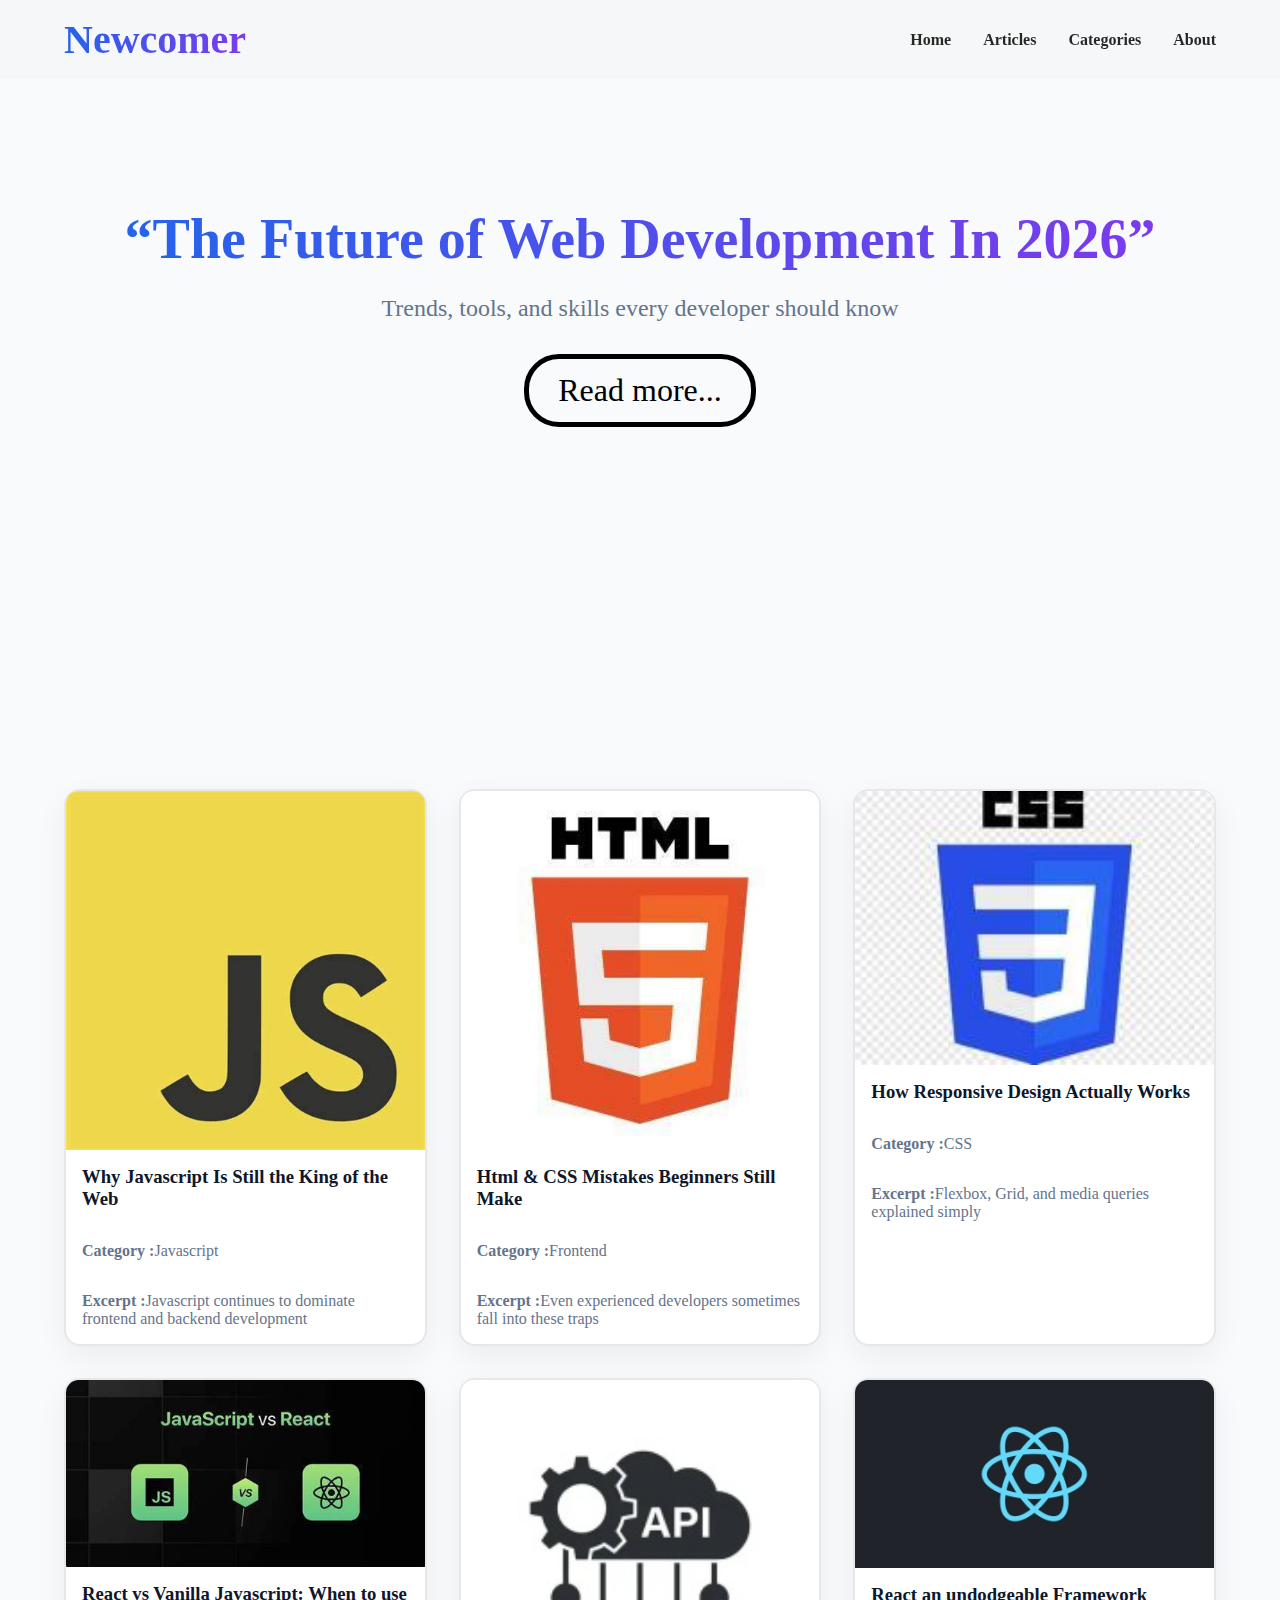
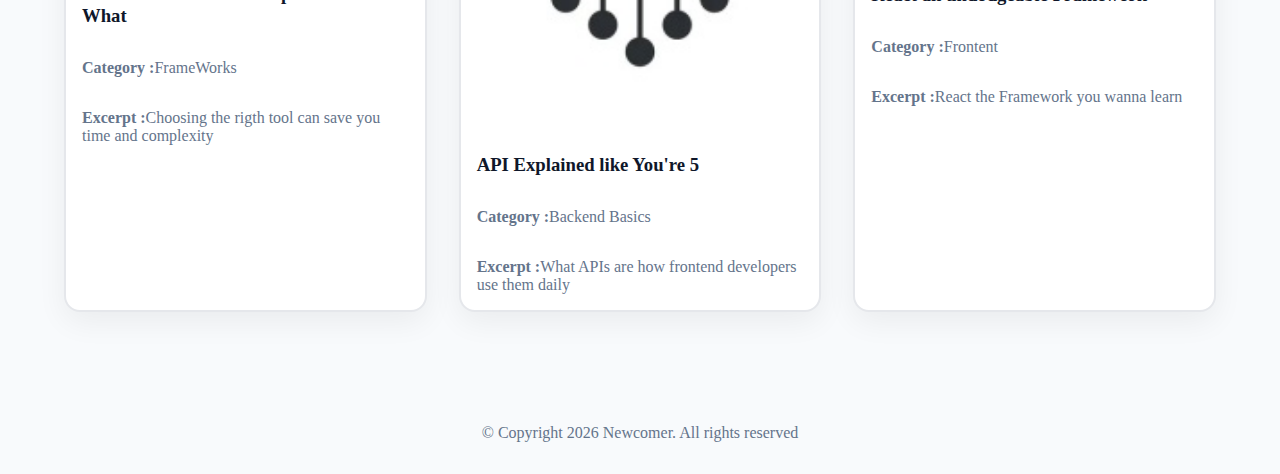
<file: blog websites/index.html>
<!DOCTYPE html>
<html lang="en">
<head>
    <meta charset="UTF-8">
    <meta name="viewport" content="width=device-width, initial-scale=1.0">
    <meta name="author" content="Foko Christian">
    <meta name="description" content="Blog Website">
    <link rel="stylesheet" href="style.css">
    <title>Newcomer</title>
</head>
<body>
    <header class="header">
        <div class="container header__content">
            <h1 class="logo">Newcomer</h1>

            <nav class="header__nav">
                <ul class="nav__ul">
                    <li><a href="#home">Home</a></li>
                    <li><a href="#articles">Articles</a></li>
                    <li><a href="#Categories">Categories</a></li>
                    <li><a href="#About">About</a></li>
                </ul>
            </nav>

        </div>
    </header>

    <section class="hero" id="home">
        <div class="hero__text">
            <h1><q>The Future of Web Development In 2026</q></h1>
            <p>Trends, tools, and skills every developer should know</p>
            <a href="#articles" class="hero__button">Read <span class="nowrap">more...</span></a>
            <br>
        </div>
    </section>

    <main>
        <section class="article container" id="articles">
            <div class="card">
                <figure>
                    <img src="img/js.jpg" alt="Javascript logo">
                </figure>
                <figcaption class="offscreen">Javascript logo</figcaption>
                <h3>Why Javascript Is Still the King of the Web</h3>
                <p><b>Category :</b>Javascript</p>
                <p><b>Excerpt :</b>Javascript continues to  dominate frontend and backend development</p>
            </div>
            
            <div class="card">
                <figure>
                    <img src="img/html.jpg" alt="HTML5 logo">
                </figure>
                <figcaption class="offscreen">HTML5 logo</figcaption>
                <h3>Html & CSS Mistakes Beginners Still Make</h3>
                <p><b>Category :</b>Frontend</p>
                <p><b>Excerpt :</b>Even experienced developers sometimes fall into these traps</p>
            </div>
            
            <div class="card">
                <figure>
                    <img src="img/css.jpg" alt="CSS logo">
                </figure>
                <figcaption class="offscreen">CSS logo</figcaption>
                <h3>How Responsive Design Actually Works</h3>
                <p><b>Category :</b>CSS</p>
                <p><b>Excerpt :</b>Flexbox, Grid, and media queries explained simply</p>
            </div>

            <div class="card">
                <figure>
                    <img src="img/rctvsjs.jpg" alt="react vs Javascript image" width="250" height="200">
                </figure>
                <figcaption class="offscreen">React vs Javascript </figcaption>
                <h3>React vs Vanilla Javascript: When to use What</h3>
                <p><b>Category :</b>FrameWorks</p>
                <p><b>Excerpt :</b>Choosing the rigth tool can save you time and complexity</p>
            </div>

            <div class="card">
                <figure>
                    <img src="img/api.jpg" alt="API logo" width="200" height="200">
                </figure>
                <figcaption class="offscreen">API logo </figcaption>
                <h3>API Explained like You're 5</h3>
                <p><b>Category :</b>Backend Basics</p>
                <p><b>Excerpt :</b>What APIs are how frontend developers use them daily</p>
            </div>

            <div class="card">
                <figure>
                    <img src="img/react.jpg" alt="API logo" width="200" height="200">
                </figure>
                <figcaption class="offscreen">React logo </figcaption>
                <h3>React an undodgeable Framework</h3>
                <p><b>Category :</b>Frontent</p>
                <p><b>Excerpt :</b>React the Framework you wanna learn</p>
            </div>
        </section>
    </main>

    <footer class="footer container">
        <p>&copy; Copyright 2026 Newcomer. All rights reserved</p>
    </footer>

    
</body>
</html>
</file>
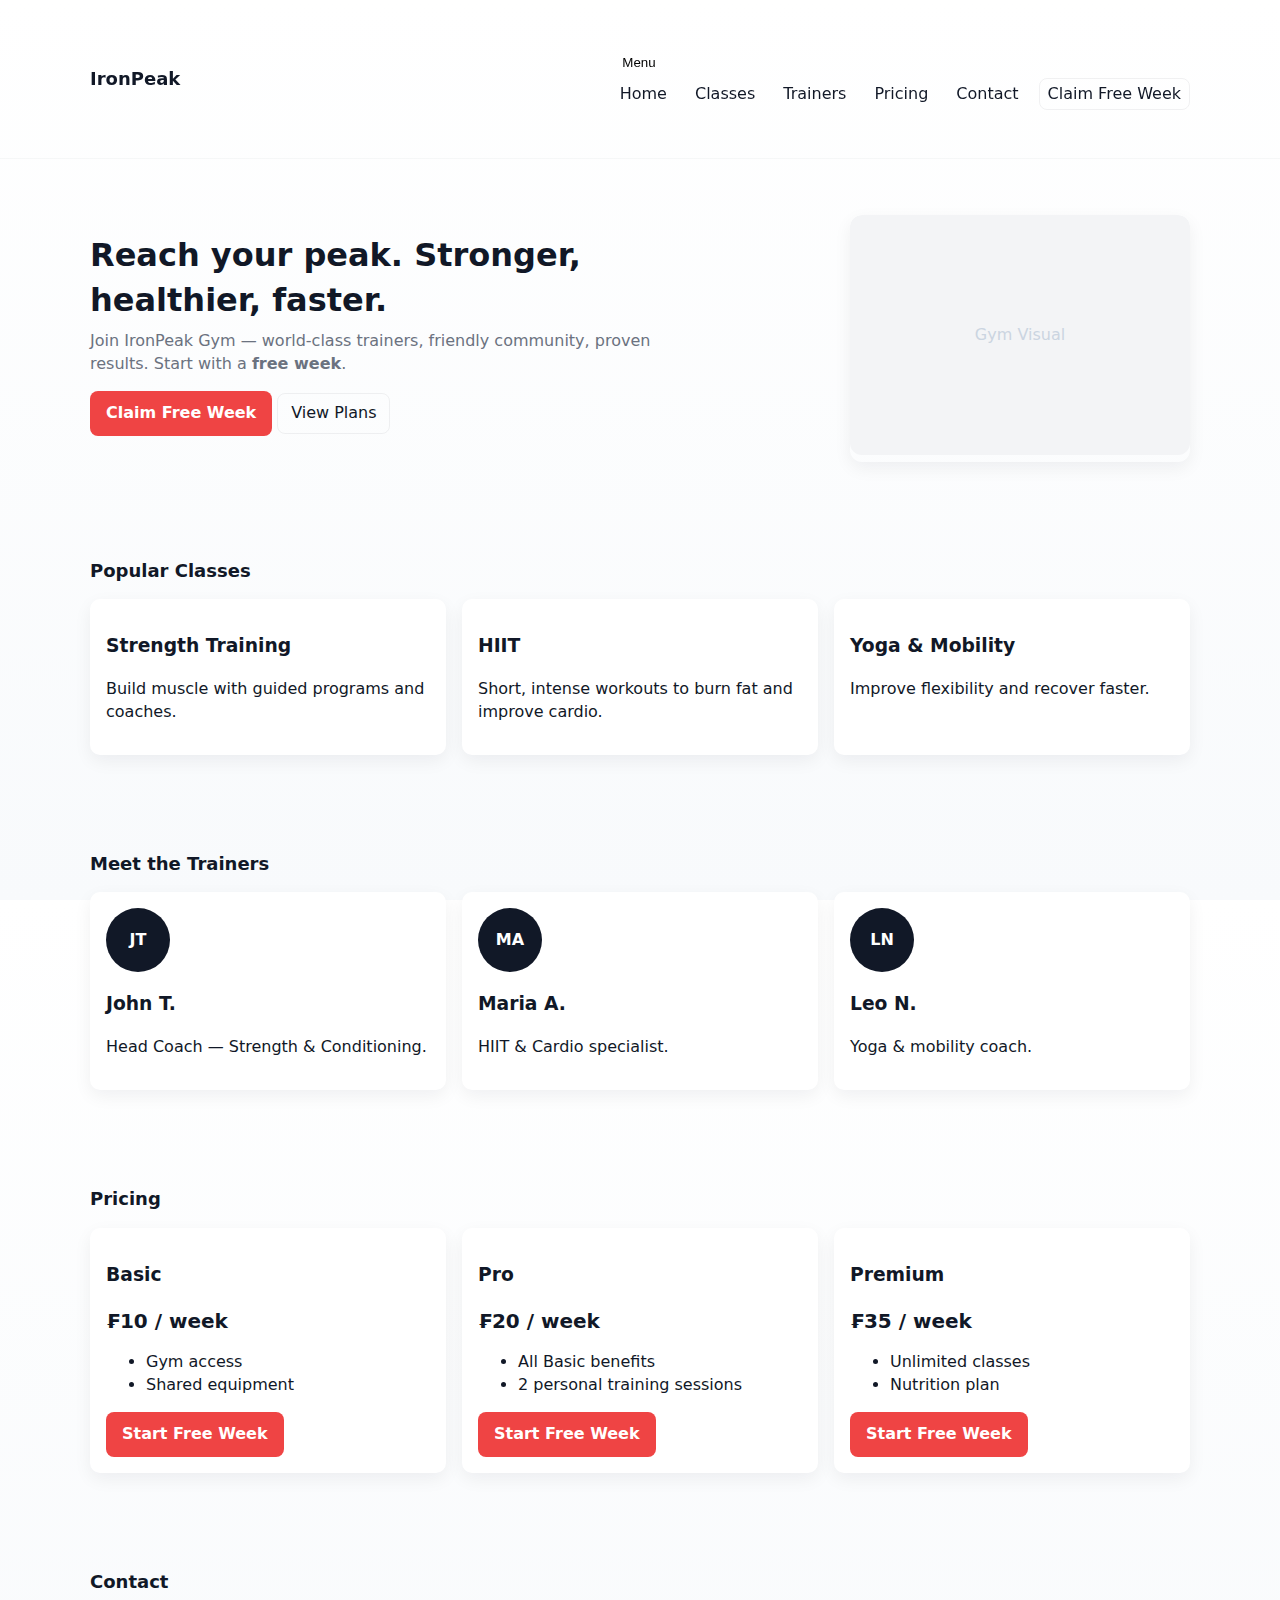
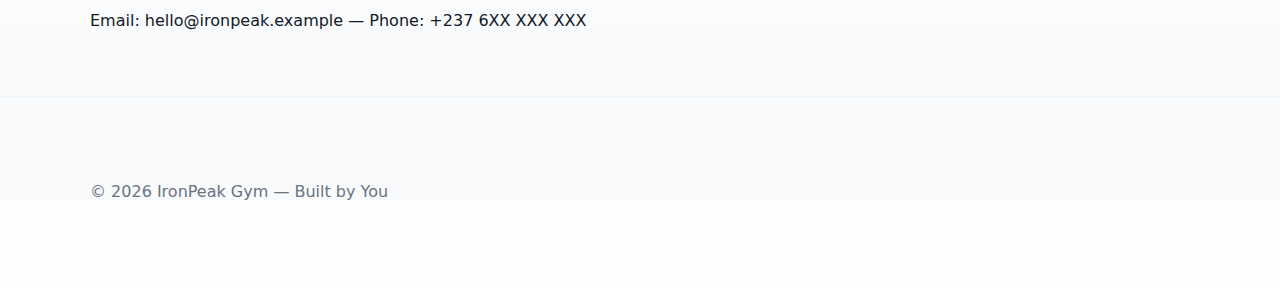
<file: gym ob1/index.html>
<!doctype html>
<html lang="en">
<head>
  <meta charset="utf-8" />
  <meta name="viewport" content="width=device-width,initial-scale=1" />
  <title>IronPeak Gym — Home</title>
  <link rel="stylesheet" href="style.css">
  <meta name="description" content="IronPeak Gym — Strength, classes, personal training and friendly community. Claim a free trial today." />
</head>
<body class="page-home">
  <header class="site-header">
    <div class="container header-inner">
      <a class="brand" href="index.html">IronPeak</a>

      <nav class="main-nav" aria-label="Main navigation">
        <button class="nav-toggle" aria-expanded="false" aria-controls="nav-list">Menu</button>
        <ul id="nav-list" class="nav-list">
          <li><a href="#home">Home</a></li>
          <li><a href="#classes">Classes</a></li>
          <li><a href="#trainers">Trainers</a></li>
          <li><a href="#pricing">Pricing</a></li>
          <li><a href="#contact">Contact</a></li>
          <li><a class="btn-ghost" href="landing.html">Claim Free Week</a></li>
        </ul>
      </nav>
    </div>
  </header>

  <main>
    <section id="home" class="hero container">
      <div class="hero-content">
        <h1>Reach your peak. Stronger, healthier, faster.</h1>
        <p>Join IronPeak Gym — world-class trainers, friendly community, proven results. Start with a <strong>free week</strong>.</p>
        <div class="hero-cta">
          <a class="btn-primary" href="landing.html">Claim Free Week</a>
          <a class="btn-ghost" href="#pricing">View Plans</a>
        </div>
      </div>
      <div class="hero-visual" aria-hidden="true">
        <!-- simple SVG illustration placeholder -->
        <svg width="340" height="240" viewBox="0 0 340 240" fill="none" xmlns="http://www.w3.org/2000/svg">
          <rect width="340" height="240" rx="12" fill="#f3f4f6"></rect>
          <text x="50%" y="50%" dominant-baseline="middle" text-anchor="middle" fill="#cbd5e1">Gym Visual</text>
        </svg>
      </div>
    </section>

    <section id="classes" class="container section">
      <h2>Popular Classes</h2>
      <div class="grid grid-3">
        <article class="card">
          <h3>Strength Training</h3>
          <p>Build muscle with guided programs and coaches.</p>
        </article>
        <article class="card">
          <h3>HIIT</h3>
          <p>Short, intense workouts to burn fat and improve cardio.</p>
        </article>
        <article class="card">
          <h3>Yoga & Mobility</h3>
          <p>Improve flexibility and recover faster.</p>
        </article>
      </div>
    </section>

    <section id="trainers" class="container section">
      <h2>Meet the Trainers</h2>
      <div class="grid grid-3">
        <div class="trainer card">
          <div class="avatar" aria-hidden="true">JT</div>
          <h3>John T.</h3>
          <p>Head Coach — Strength & Conditioning.</p>
        </div>
        <div class="trainer card">
          <div class="avatar" aria-hidden="true">MA</div>
          <h3>Maria A.</h3>
          <p>HIIT & Cardio specialist.</p>
        </div>
        <div class="trainer card">
          <div class="avatar" aria-hidden="true">LN</div>
          <h3>Leo N.</h3>
          <p>Yoga & mobility coach.</p>
        </div>
      </div>
    </section>

    <section id="pricing" class="container section">
      <h2>Pricing</h2>
      <div class="grid grid-3">
        <div class="price-card card">
          <h3>Basic</h3>
          <p class="price">₣10 / week</p>
          <ul>
            <li>Gym access</li>
            <li>Shared equipment</li>
          </ul>
          <a class="btn-primary" href="landing.html">Start Free Week</a>
        </div>
        <div class="price-card card featured">
          <h3>Pro</h3>
          <p class="price">₣20 / week</p>
          <ul>
            <li>All Basic benefits</li>
            <li>2 personal training sessions</li>
          </ul>
          <a class="btn-primary" href="landing.html">Start Free Week</a>
        </div>
        <div class="price-card card">
          <h3>Premium</h3>
          <p class="price">₣35 / week</p>
          <ul>
            <li>Unlimited classes</li>
            <li>Nutrition plan</li>
          </ul>
          <a class="btn-primary" href="landing.html">Start Free Week</a>
        </div>
      </div>
    </section>

    <section id="contact" class="container section">
      <h2>Contact</h2>
      <p>Email: hello@ironpeak.example — Phone: +237 6XX XXX XXX</p>
    </section>
  </main>

  <footer class="site-footer">
    <div class="container">
      <p>© <span id="year"></span> IronPeak Gym — Built by You</p>
    </div>
  </footer>

  <script src="script.js"></script>
</body>
</html>
</file>
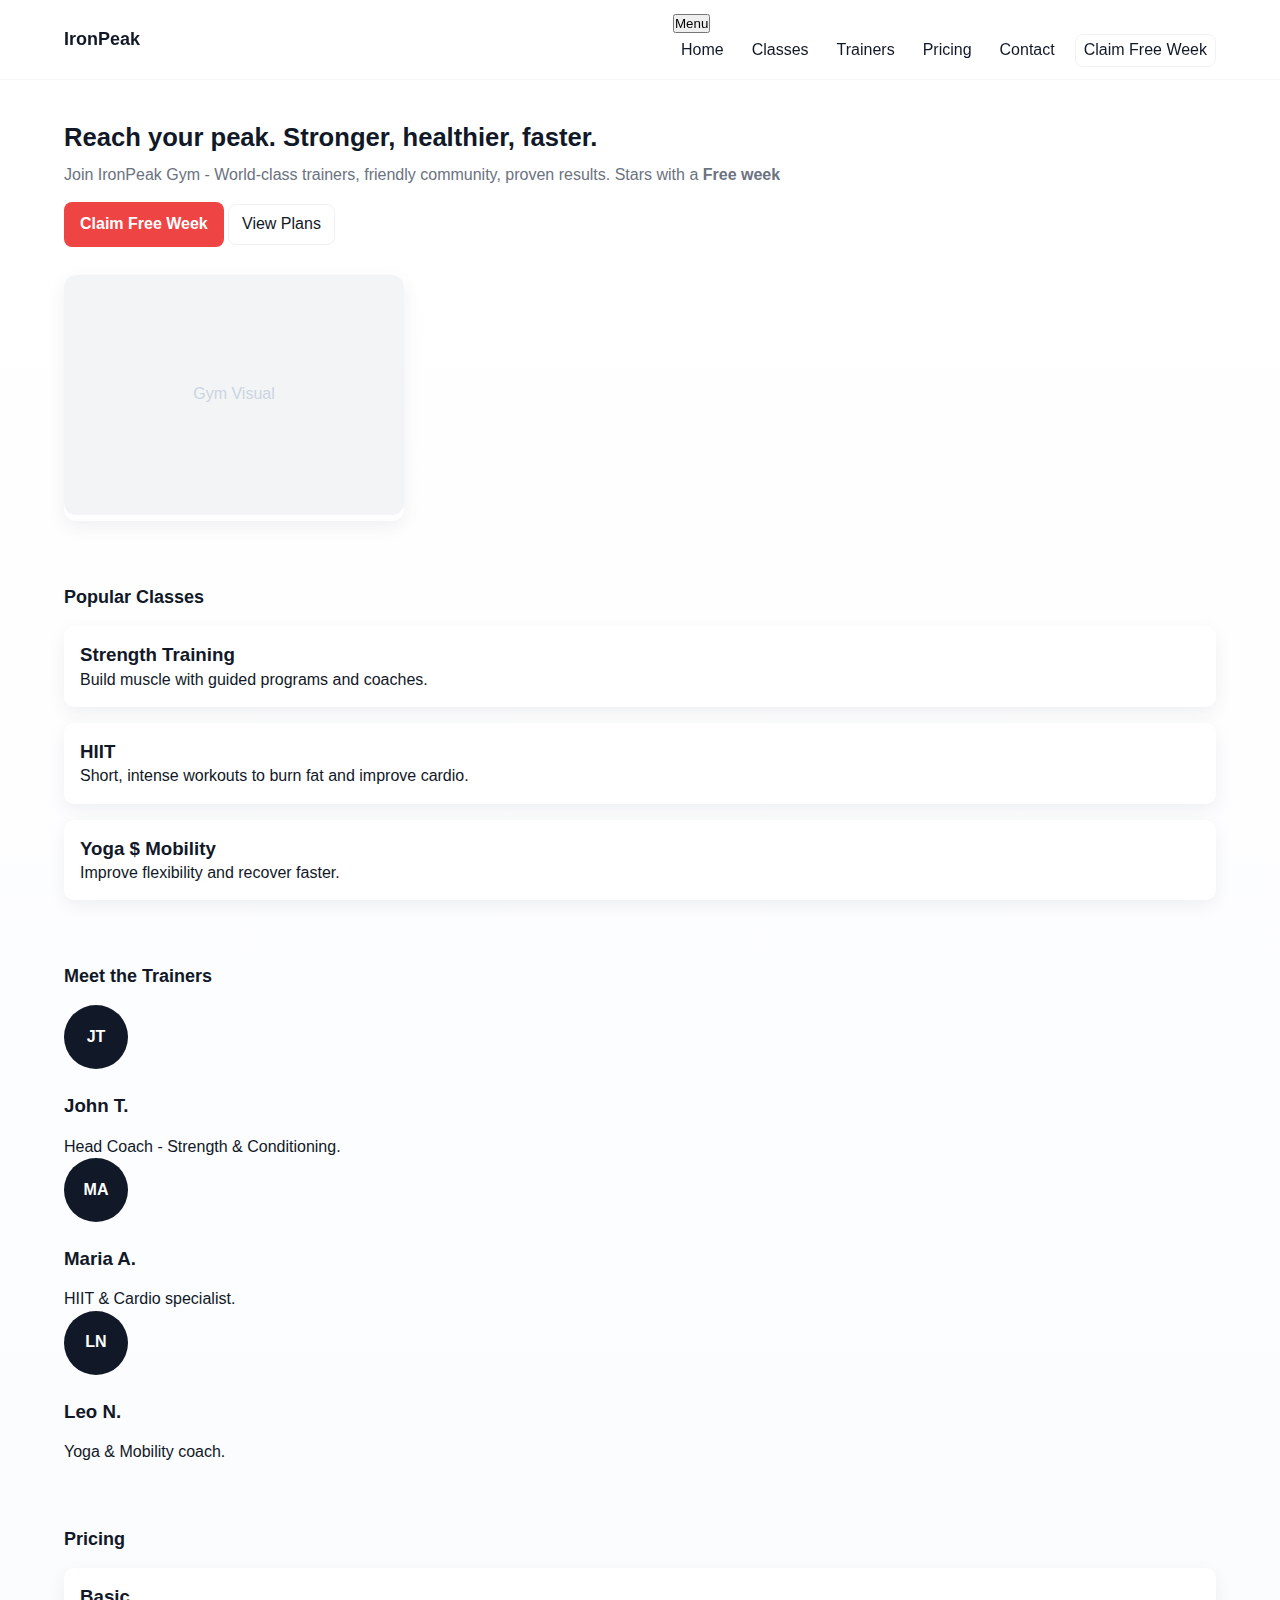
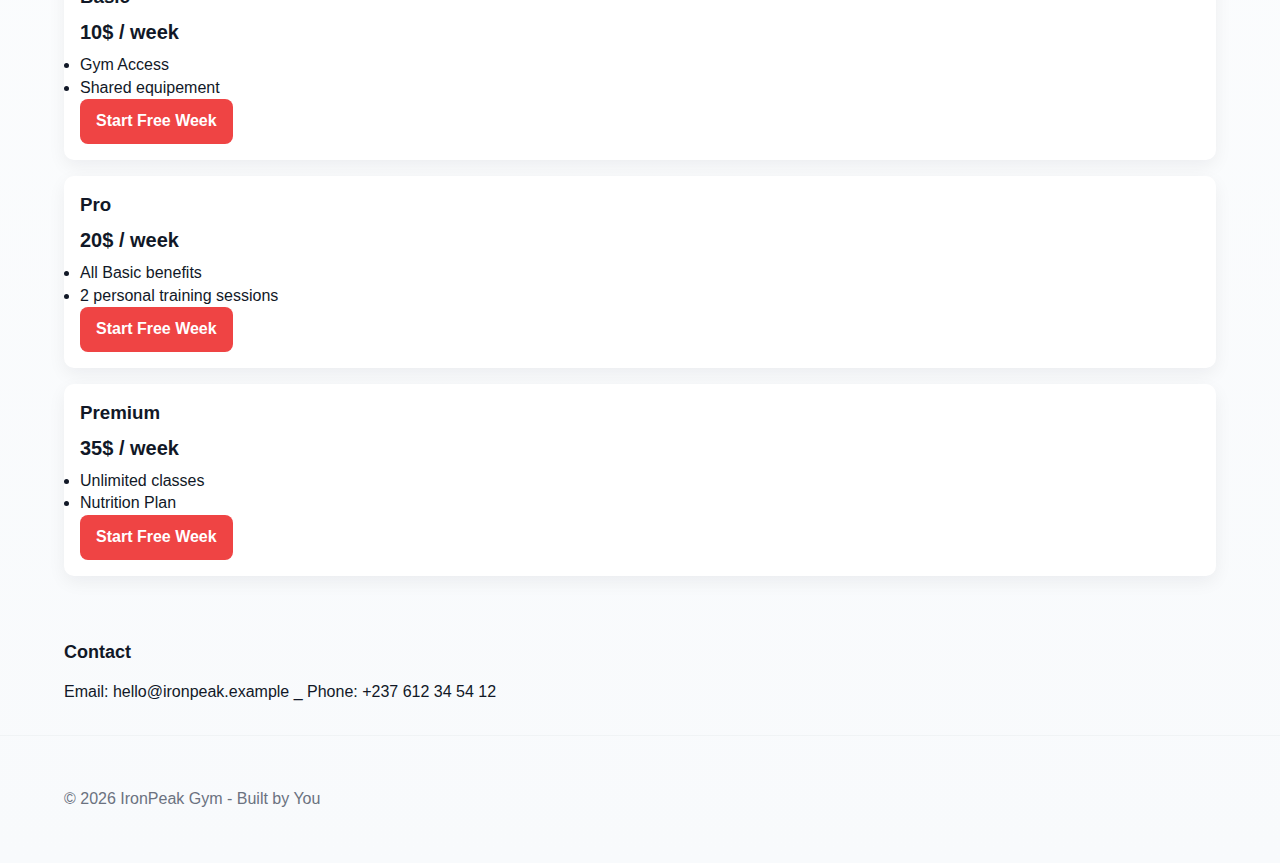
<file: gym site onboarding/index.html>
<!DOCTYPE html>
<html lang="en">
<head>
    <meta charset="UTF-8">
    <meta name="viewport" content="width=device-width, initial-scale=1.0">
    <meta name="author" content="Foko christian">
    <meta name="description" content="IronPeak website">
    <link rel="stylesheet" href="style.css">
    <title>IronPeak</title>
</head>
<body class="page-home">
    <header class="site-header">
        <div class="container header-inner">
            <a href="index.html" class="brand">IronPeak</a>

            <nav class="main-nav" aria-label="Main navigation">
                <button class="nav-toggle" aria-expanded="false" aria-controls="nav-list">Menu</button>
                <ul id="nav-list" class="nav-list">
                    <li><a href="#home">Home</a></li>
                    <li><a href="#classes">Classes</a></li>
                    <li><a href="#trainers">Trainers</a></li>
                    <li><a href="#pricing">Pricing</a></li>
                    <li><a href="#contact">Contact</a></li>
                    <li><a href="landing .html" class="btn-ghost">Claim Free Week</a></li>
                </ul>
            </nav>
        </div>
    </header>

    <main>
        <section class="hero container" id="home">
            <div class="hero-content">
                <h1>Reach your peak. Stronger, healthier, faster.</h1>
                <p>Join IronPeak Gym - World-class trainers, friendly community, proven results. Stars with a <strong>Free week</strong></p>
                <div class="hero-cta">
                    <a href="landing .html" class="btn-primary">Claim Free Week</a>
                    <a href="#pricing" class="btn-ghost">View Plans</a>
                </div>
            </div>

            <div class="hero-visual" aria-hidden="true">
                <svg widgth="340" height="240" viewBox="0 0 340 240" fill="none" xmlns="http: //www.w3.org/2000/svg">
                    <rect width="340" height="240" rx="12" fill="#f3f4f6"></rect>
                    <text x="50%" y="50%" dominant-baseline="middle" text-anchor="middle" fill="#cbd5e1">Gym Visual</text>
                </svg>
            </div>
        </section>

        <section class="container section" id="classes">
            <h2>Popular Classes</h2>
            <div class="grid grid-3">
                <article class="card">
                    <h3>Strength Training</h3>
                    <p>Build muscle with guided programs and  coaches.</p>
                </article>
                <article class="card">
                    <h3>HIIT</h3>
                    <p>Short, intense workouts to burn fat and improve cardio.</p>
                </article>
                <article class="card">
                    <h3>Yoga $ Mobility</h3>
                    <p>Improve flexibility and recover faster.</p>
                </article>
            </div>
        </section>

        <section class="container section" id="trainers">
            <h2>Meet the Trainers</h2>
            <div class="grid grid-3">
                <div class="avatar" aria-hidden="true">JT</div>
                <h3>John T.</h3>
                <p>Head Coach - Strength & Conditioning.</p>
            </div>
            <div class="grid grid-3">
                <div class="avatar" aria-hidden="true">MA</div>
                <h3>Maria A.</h3>
                <p>HIIT & Cardio specialist.</p>
            </div>
            <div class="grid grid-3">
                <div class="avatar" aria-hidden="true">LN</div>
                <h3>Leo N.</h3>
                <p>Yoga & Mobility coach.</p>
            </div>
        </section>

        <section class="container section" id="pricing">
            <h2>Pricing</h2>
            <div class="grid grid-3">
                <div class="price-card card">
                    <h3>Basic</h3>
                    <p class="price">10$ / week</p>
                    <ul>
                        <li>Gym Access</li>
                        <li>Shared equipement</li>
                    </ul>
                    <a href="landing .html" class="btn-primary">Start Free Week</a>
                </div>
                <div class="price-card card featured">
                    <h3>Pro</h3>
                    <p class="price">20$ / week</p>
                    <ul>
                        <li>All Basic benefits</li>
                        <li>2 personal training sessions</li>
                    </ul>
                    <a href="landing .html" class="btn-primary">Start Free Week</a>
                </div>
                <div class="price-card card">
                    <h3>Premium</h3>
                    <p class="price">35$ / week</p>
                    <ul>
                        <li>Unlimited classes</li>
                        <li>Nutrition Plan</li>
                    </ul>
                    <a href="landing .html" class="btn-primary">Start Free Week</a>
                </div>
            </div>
        </section>

        <section class="container section" id="contact">
            <h2>Contact</h2>
            <p>Email: hello@ironpeak.example _ Phone: +237 612 34 54 12</p>
        </section>
    </main>

    <footer class="site-footer">
        <div class="container">
            <p>&copy; <span id="year"></span> IronPeak Gym - Built by You</p>
        </div>
    </footer>

    <script src="script.js"></script>

    
    
</body>
</html>
</file>
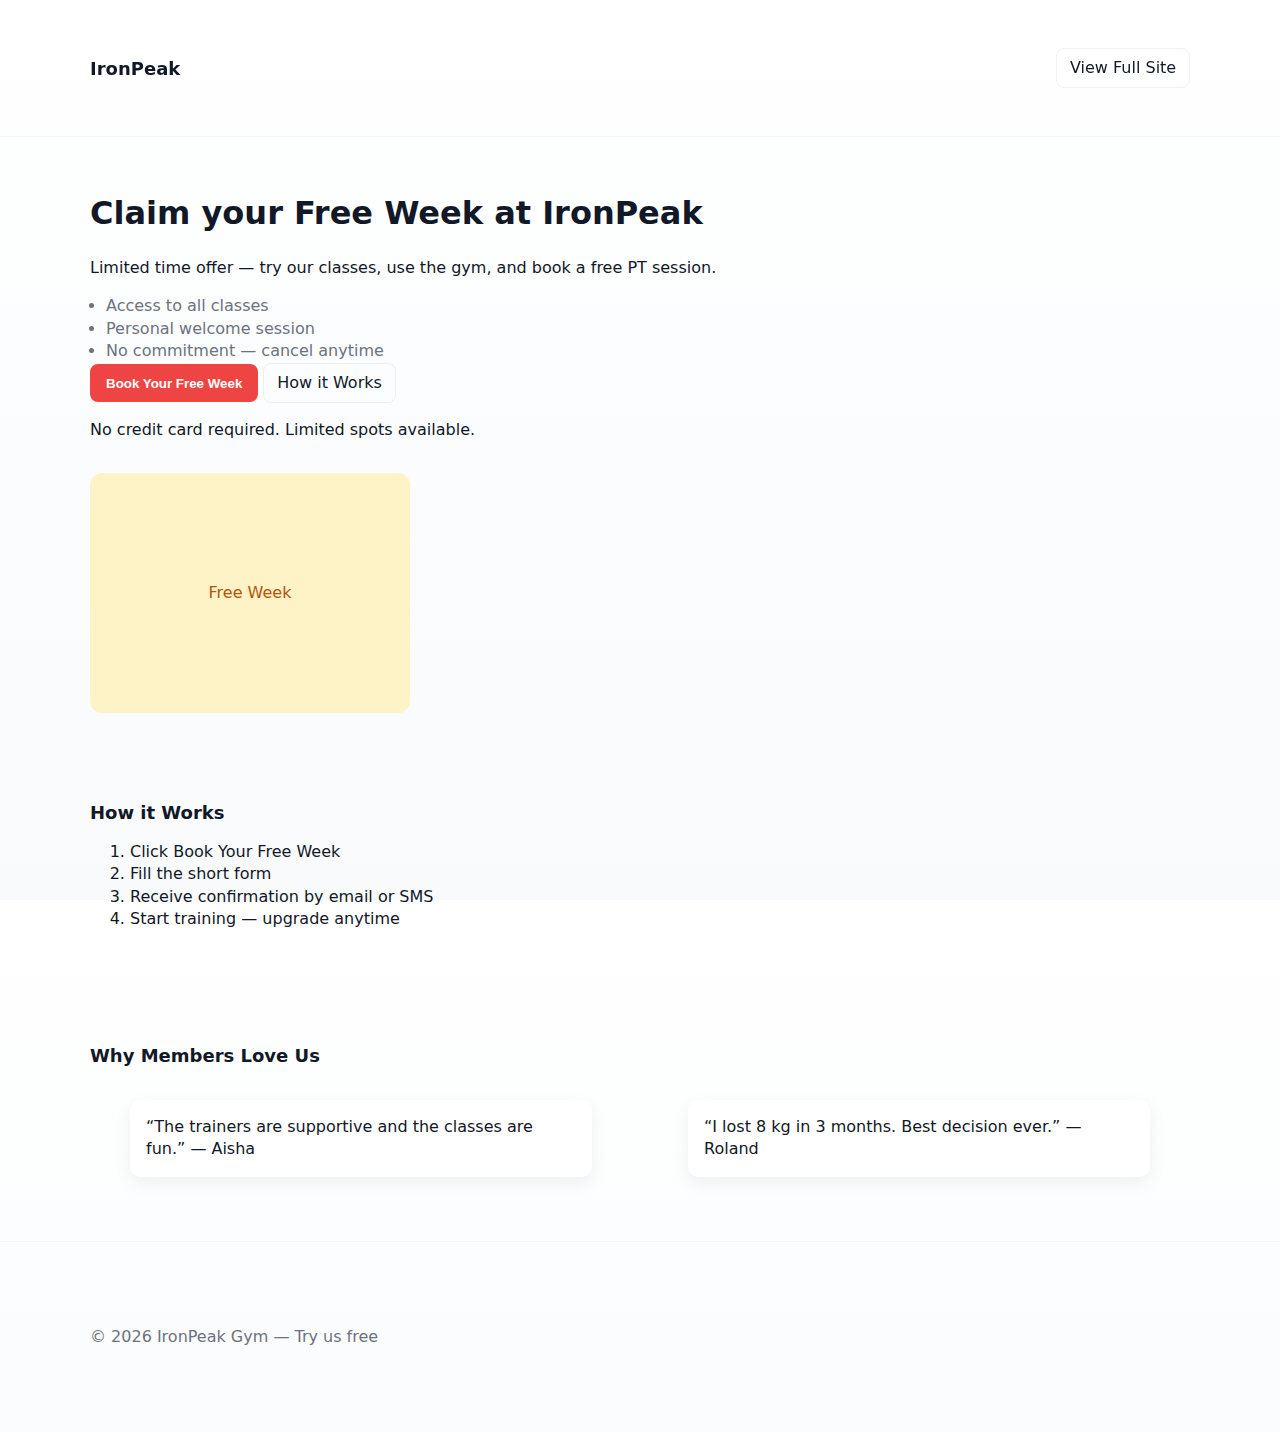
<file: gym ob1/landing.html>
<!doctype html>
<html lang="en">
<head>
  <meta charset="utf-8" />
  <meta name="viewport" content="width=device-width,initial-scale=1" />
  <title>Claim Free Week — IronPeak Gym</title>
  <link rel="stylesheet" href="style.css" />
  <meta name="description" content="Claim your free week at IronPeak Gym. Limited spots. Book now." />
</head>
<body class="page-landing">
  <header class="site-header small">
    <div class="container header-inner">
      <a class="brand" href="index.html">IronPeak</a>
      <nav aria-label="Landing navigation">
        <a class="btn-ghost" href="index.html">View Full Site</a>
      </nav>
    </div>
  </header>

  <main>
    <section class="landing-hero container">
      <div class="landing-content">
        <h1>Claim your <span class="accent">Free Week</span> at IronPeak</h1>
        <p>Limited time offer — try our classes, use the gym, and book a free PT session.</p>

        <ul class="benefits">
          <li>Access to all classes</li>
          <li>Personal welcome session</li>
          <li>No commitment — cancel anytime</li>
        </ul>

        <div class="landing-cta">
          <!-- This CTA starts the onboarding flow: shows the booking form below -->
          <button id="openForm" class="btn-primary">Book Your Free Week</button>
          <a class="btn-ghost" href="#how">How it Works</a>
        </div>

        <p class="small-note">No credit card required. Limited spots available.</p>
      </div>

      <div class="landing-visual" aria-hidden="true">
        <svg width="320" height="240" viewBox="0 0 320 240" fill="none" xmlns="http://www.w3.org/2000/svg">
          <rect width="320" height="240" rx="12" fill="#fef3c7"></rect>
          <text x="50%" y="50%" dominant-baseline="middle" text-anchor="middle" fill="#b45309">Free Week</text>
        </svg>
      </div>
    </section>

    <section id="how" class="container section">
      <h2>How it Works</h2>
      <ol>
        <li>Click Book Your Free Week</li>
        <li>Fill the short form</li>
        <li>Receive confirmation by email or SMS</li>
        <li>Start training — upgrade anytime</li>
      </ol>
    </section>

    <section class="container section">
      <h2>Why Members Love Us</h2>
      <div class="grid grid-2">
        <blockquote class="card">“The trainers are supportive and the classes are fun.” — Aisha</blockquote>
        <blockquote class="card">“I lost 8 kg in 3 months. Best decision ever.” — Roland</blockquote>
      </div>
    </section>

    <!-- Booking form (client-side only — no backend) -->
    <section id="booking" class="container section form-section hidden" aria-hidden="true">
      <h2>Book your free week</h2>
      <form id="leadForm" class="lead-form" novalidate>
        <div class="form-row">
          <label for="fullname">Full name</label>
          <input id="fullname" name="fullname" type="text" required minlength="2" />
        </div>

        <div class="form-row">
          <label for="phone">Phone</label>
          <input id="phone" name="phone" type="tel" required pattern="\\+?[0-9\\s-]{7,15}" placeholder="+237 6XX XXX XXX" />
        </div>

        <div class="form-row">
          <label for="email">Email (optional)</label>
          <input id="email" name="email" type="email" />
        </div>

        <div class="form-row">
          <label for="preferred">Preferred start date</label>
          <input id="preferred" name="preferred" type="date" />
        </div>

        <div class="form-actions">
          <button type="submit" class="btn-primary">Confirm Booking</button>
          <button type="button" id="cancelForm" class="btn-ghost">Cancel</button>
        </div>

        <p class="form-note">This form is a front-end demo. Later we’ll connect it to an email system or database.</p>

        <div id="formMessage" class="form-message" role="status" aria-live="polite"></div>
      </form>
    </section>

  </main>

  <footer class="site-footer">
    <div class="container">
      <p>© <span id="year2"></span> IronPeak Gym — Try us free</p>
    </div>
  </footer>

  <script src="script.js"></script>
</body>
</html>
</file>
<file: gym ob1/style.css>
:root{
  --container: 1100px;
  --accent: #ef4444; /* red */
  --muted: #6b7280;
  --bg: #ffffff;
  --card: #ffffff;
  --shadow: 0 6px 18px rgba(16,24,40,0.06);
  --radius: 10px;
  --gap: 1rem;
  --max-width: 1200px;
}

/* Basic reset */
*{box-sizing:border-box}
html,body{height:100%}
body{
  margin:0;
  font-family: Inter, ui-sans-serif, system-ui, -apple-system, "Segoe UI", Roboto, "Helvetica Neue", Arial;
  color:#111827;
  background:linear-gradient(180deg,#fff 0%, #f8fafc 100%);
  -webkit-font-smoothing:antialiased;
  -moz-osx-font-smoothing:grayscale;
  line-height:1.4;
}

/* Container */
.container{width:90%;max-width:var(--container);margin:0 auto;padding:2rem 0}

/* Header */
.site-header{
  background:transparent;
  position:sticky;top:0;z-index:60;
  border-bottom:1px solid rgba(15,23,42,0.03);
}
.header-inner{display:flex;align-items:center;justify-content:space-between;gap:1rem;padding:0.75rem 0}
.brand{font-weight:700;text-decoration:none;color:#111827;font-size:1.125rem}
.main-nav{position:relative}
.nav-toggle{display:inline-block;background:none;border:1px solid transparent;padding:0.4rem 0.6rem;border-radius:8px}
.nav-list{list-style:none;margin:0;padding:0;display:flex;gap:0.75rem;align-items:center}
.nav-list a{color:#111827;text-decoration:none;padding:0.25rem 0.5rem}
.btn-primary{
  display:inline-block;background:var(--accent);color:#fff;padding:0.7rem 1rem;border-radius:8px;text-decoration:none;border:none;cursor:pointer;font-weight:600
}
.btn-ghost{display:inline-block;background:transparent;border:1px solid rgba(16,24,40,0.06);padding:0.5rem 0.8rem;border-radius:8px;text-decoration:none;color:inherit}
.btn-ghost:hover,.btn-primary:hover{opacity:0.95}

/* Hero */
.hero{display:flex;flex-direction:column;gap:1.25rem;align-items:flex-start;padding-top:2.5rem}
.hero-content h1{font-size:1.6rem;margin:0 0 0.5rem 0}
.hero-content p{color:var(--muted);margin:0 0 1rem 0}
.hero-visual{margin-top:0.5rem;border-radius:12px;overflow:hidden;box-shadow:var(--shadow)}

/* Section */
.section{padding:2rem 0}
h2{font-size:1.125rem;margin:0 0 1rem 0}
.grid{display:grid;gap:1rem}
.grid-2{grid-template-columns:1fr; }
.grid-3{grid-template-columns:1fr; }

.card{background:var(--card);padding:1rem;border-radius:10px;box-shadow:var(--shadow)}
.price-card .price{font-weight:700;font-size:1.25rem;margin:0.5rem 0}

/* small components */
.avatar{width:64px;height:64px;border-radius:50%;display:flex;align-items:center;justify-content:center;background:#111827;color:#fff;font-weight:700;margin-bottom:0.5rem}

/* Footer */
.site-footer{padding:1.25rem 0;border-top:1px solid rgba(15,23,42,0.03);color:var(--muted)}

/* Landing page specifics */
.page-landing .landing-hero{display:flex;flex-direction:column;gap:1rem;align-items:flex-start;padding:2rem 0}
.landing-visual{align-self:stretch;max-width:360px;border-radius:10px;overflow:hidden}
.benefits{padding-left:1rem;margin:1rem 0 0 0;color:var(--muted)}
.form-section{background:linear-gradient(180deg,#fff,#fbfbfb);border-radius:12px;padding:1rem;box-shadow:var(--shadow)}
.hidden{display:none}

/* Form */
.lead-form .form-row{margin-bottom:0.75rem;display:flex;flex-direction:column}
.lead-form label{font-size:0.85rem;margin-bottom:0.35rem;color:#374151}
.lead-form input{padding:0.6rem;border-radius:8px;border:1px solid #e5e7eb}
.form-actions{display:flex;gap:0.5rem;margin-top:0.5rem;align-items:center}
.form-note{font-size:0.85rem;color:var(--muted);margin-top:0.5rem}
.form-message{margin-top:1rem;color:green;}

/* responsive layout */
@media(min-width:720px){
  .hero{flex-direction:row;justify-content:space-between;align-items:center}
  .hero-content{max-width:54%}
  .hero-visual{max-width:40%}

  .grid-2{grid-template-columns:repeat(2,1fr)}
  .grid-3{grid-template-columns:repeat(3,1fr)}
  .landing-hero{flex-direction:row;justify-content:space-between;align-items:center}
}

/* large */
@media(min-width:1000px){
  .hero-content h1{font-size:2rem}
  .container{padding:3rem 0}
}
</file>
<file: blog websites/style.css>
/* || RESET */
*{
    margin: 0;
    padding: 0;
    box-sizing: border-box;
    scroll-behavior: smooth;
    scroll-margin-top: 8rem;
}

img{
    max-width: 100%;
    height: auto;
    display: block;
}

body{
    background: var(--bg-main);
    color: var(--text-main);
}

/* || VARIABLES */
:root{
    --bg-main : #f8fafc;
    --bg-card : #ffffff;
    --text-main : #0f172a;
    --text-muted : #64748b;
    --primary : #2563eb;
    --secondary : #7c3aed;
    --border-light : #e5e7eb;
}

/* || UTITLITIES */
.container{
    width: 90%;
    max-width: 1200px;
    margin: 0 auto;
}

.offscreen{
    position: absolute;
    left: -10000px;
}

.nowrap{
    white-space: nowrap;
}

/* || GENERAL */
h1,h2,h3{
    font-weight: 700;
    color: var(--text-main);
}

p{
    color: var(--text-muted);
}

section{
    padding: 5rem 0;
}

/* || HEADER */
.header{
    position: sticky;
    top: 0;
    background: rgb(245, 245, 245,0.6);
    backdrop-filter: blur(10px);
    z-index: 100;
    padding: 1rem 0;
}

.header__content{
    display: flex;
    justify-content: space-between;
    align-items: center;
}

.logo{
    font-size: 2.5rem;
    font-weight: bolder;
    color: #000000;
    background: linear-gradient(90deg, var(--primary), var(--secondary));
    background-clip: text;
    -webkit-background-clip: text;
    color: transparent;
}

.nav__ul{
    display: flex;
    list-style-type: none;
    gap: 2rem;
}

.nav__ul a{
    text-decoration: none;
    color: #000000d8;
    font-weight: bolder;
    transition: color 0.3s;
}

.nav__ul a:hover{
    background: linear-gradient(90deg, var(--primary), var(--secondary));
    background-clip: text;
    -webkit-background-clip: text;
    color: transparent;
}

/* || HERO */
.hero{
    display: flex;
    justify-content: center;
    text-align: center;
    padding: 8rem 2rem 6rem;
    height: 70vh;
}

.hero__text h1{
    font-size: 3.5rem;
    margin-bottom: 1.5rem;
    background: linear-gradient(90deg, var(--primary), var(--secondary));
    background-clip: text;
    -webkit-background-clip: text;
    color: transparent;
}



.hero__text p{
     margin-bottom: 2rem;
     font-size: 1.5rem;
}

.hero__text a{
    display: inline-block;
    margin-bottom: 2rem;
    text-decoration: none;
    color: black;
    font-size: 2rem;
}

.hero__text a:last-child{
    text-decoration: none;
    color: white;
    background: black;
    padding: 1rem;
}

.hero__button{
    border: 5px solid black;
    padding: 0.8rem 1.8rem;
    border-radius: 35px;
    transition: transform 0.3s ease-in-out;
}

.hero__button:hover{
    background-color: white;
    transform: translateY(-4px);
}

.hero__input{
    width: 400px;
    height: 40px;
    border-radius: 4px;
}

.btn__search{
    width: 90px;
    height: 45px;
    border-radius: 4px;
    color: white;
}

/* || CARD */ 
.card{
    background: var(--bg-card);
    border: 2px solid var(--border-light);
    border-radius: 16px;
    box-shadow: 0 10px 30px rgba(0, 0, 0, 0.06);
    transition: transform 0.3s ease;
}

.card:hover{
    transform: translateY(-6px);
    box-shadow: 0 10px 25px rgba(0, 0, 0, 0.1);
}

.card p, .card h3{
    padding: 1rem ;
}

.card img{
    width: 100%;
    border-radius: 0.8rem 0.8rem 0 0;
}

/* || ARTICLE */
.article{
    display: grid;
    grid-template-columns: repeat(auto-fit,minmax(280px,1fr));
    gap: 2rem;

}

/* || FOOTER */
.footer{
    text-align: center;
    padding: 2rem 0;
    color: #777;
}


/* || RESPONSIVENESS */
@media screen and (max-width:768px){
    .header__content{
        display: flex;
        flex-direction: column;
        gap: 1.5rem;
    }
}
</file>
<file: gym site onboarding/style.css>
/* || RESET */
*{
    margin: 0;
    padding: 0;
    box-sizing: border-box;
    scroll-behavior: smooth;
}

img{
    max-width: 100%;
    height: auto;
    display: block;
}

body{
    font-family: Arial, Helvetica, sans-serif;
    color: #111827;
    background: linear-gradient(180deg, #fff 0%, #f8fafc 100%);
    -webkit-font-smoothing:antialiased;
    -moz-osx-font-smoothing:grayscale;
    line-height: 1.4;
}

/* || VARIABLES */
:root{
    --CONTAINER : 1200px;
    --ACCENT : #ef4444;
    --MUTED : #6b7280;
    --BG : #ffffff;
    --CARD : #ffffff;
    --SHADOW : 0 6px 18px rgba(16, 24, 40, 0.06);
    --RADIUS : 10px;
    --GAP : 1rem;
    --MAX-WIDGTH : 1200px;
}

/* || UTILITIES */ 
.container{
    width: 90%;
    max-width: var(--CONTAINER);
    margin: 0 auto;
    padding: 2rem 0;
}

.btn-primary{
    display: inline-block;
    background: var(--ACCENT);
    color: #fff;
    padding: 0.7rem 1rem;
    border-radius: 8px;
    text-decoration: none;
    border: none;
    cursor: pointer;
    font-weight: bolder;
}

.btn-ghost{
    display: inline-block;
    background: transparent;
    border: 1px solid rgba(16, 24, 40, 0.06);
    padding: 0.5rem 0.8rem;
    border-radius: 8px;
    text-decoration: none;
    color: inherit;
}

.btn-ghost:hover, .btn-primary:hover{
    opacity: 0.95;
}


/* || HEADER */
.site-header{
    background: transparent;
    position: sticky;
    top: 0;
    z-index: 60;
    border-bottom: 1px solid rgba(15, 23, 42, 0.03);
    backdrop-filter: blur(10px);
}

.header-inner{
    display: flex;
    align-items: center;
    justify-content: space-between;
    gap: var(--GAP);
    padding: 0.75rem 0;
}

.brand{
    font-weight: 700;
    text-decoration: none;
    color: #111827;
    font-size: 1.125rem;
}

.main-nav{
    position:relative
}

.main-toggle{
    display: inline-block;
    background: none;
    border: 1px solid transparent;
    padding: 0.4rem 0.6rem;
    border-radius: 8px;
}

.nav-list{
    list-style: none;
    margin: 0;
    padding: 0;
    display: flex;
    gap: 0.75rem;
    align-items: center;
}

.nav-list a{
    color: #111827;
    text-decoration: none;
    padding: 0.25rem 0.5rem;
}

/* || HERO */
.hero{
    display: flex;
    flex-direction: column;
    gap: 1.25rem;
    align-items: flex-start;
    padding-top: 2.5rem;
}

.hero-content h1{
    font-size: 1.6rem;
    margin: 0 0 0.5rem 0;
}

.hero-content p{
    color: var(--MUTED);
    margin: 0 0 1rem 0;
}

.hero-visual{
    margin-top: 0.5rem;
    border-radius: 12px;
    overflow: hidden;
    box-shadow: var(--SHADOW);
}

/* || SECTION */
.section{
    padding: 2rem 0;
}

h2{
    font-size: 1.125rem;
    margin: 0 0 1rem 0;
}

.grid{
    display: grid;
    gap: var(--GAP);
}

.grid-2{
    grid-template-columns: 1fr;
}

.grid-3{
    grid-template-columns: 1fr;
}

.card{
    background: var(--CARD);
    padding: 1rem;
    border-radius: 10px;
    box-shadow: var(--SHADOW);
}

.price-card .price{
    font-weight: bolder;
    font-size: 1.25rem;
    margin: 0.5rem 0;
}

/* || SMALL COMPONENTS */
.avatar{
    width: 64px;
    height: 64px;
    border-radius: 50%;
    display: flex;
    align-items: center;
    justify-content: center;
    background: #111827;
    color: #fff;
    font-weight: bolder;
    margin-bottom: 0.5rem;
}

/* || FOOTER */
.site-footer{
    padding: 1.25rem 0;
    border-top: 1px solid rgba(15, 23, 42, 0.03);
    color: var(--MUTED);
}


/* || LANDING PAGE */ 
.page-landing .landing-hero{
    display: flex;
    flex-direction: column;
    gap: var(--GAP);
    align-items: flex-start;
    padding: 2rem 0;
}

.landing-visual{
    align-self: stretch;
    max-width: 360px;
    border-radius: 10px;
    overflow: hidden;
}

.benefits{
    padding-left: 1rem;
    margin: 1rem 0 0 0;
    color: var(--MUTED);
}

.form-section{
    background: linear-gradient(180deg, #fff, #fbfbfb);
    border-radius: 12px;
    padding: 1rem;
    box-shadow: var(--SHADOW);
}

.hidden{
    display: none;
}

/* || FORM */ 
.lead-form .form-now{
    margin-bottom: 0.75rem;
    display: flex;
    flex-direction: column;
}

.lead-form label{
    font-size: 0.85rem;
    margin-bottom: 0.35rem;
    color: #374151;
}

.lead-form input{
    padding: 0.6rem;
    border-radius: 8px;
    border:1 solid #e5e7eb
}

.form-actions{
    display: flex;
    gap: 0.5rem;
    margin-top: 0.5rem;
    align-items: center;
}

.form-note{
    font-size: 0.85rem;
    color: var(--MUTED);
    margin-top: 0.5rem;
}

.form-message{
    margin-top: 1rem;
    color: green;
}

/* || RESPONSIVENESS */
@media screen and (max-width:768px){
    .hero{
        flex-direction: row;
        justify-content: space-between;
        align-items: center;
    }
    
    .hero-content{
        max-width: 54%;
    }

    .hero-visual{
        max-width: 40%;
    }

    .grid-2{
        grid-template-columns: repeat(2,1fr);
    }

    .grid-3{
        grid-template-columns: repeat(3,1fr);
    }

    .landing-hero{
        flex-direction: row;
        justify-content: space-between;
        align-items: center;
    }
}

@media screen and (max-width:1000px){
    .hero-content h1{
        font-size: 2rem;
    }

    .container{
        padding: 3rem 0;
    }
}
</file>
